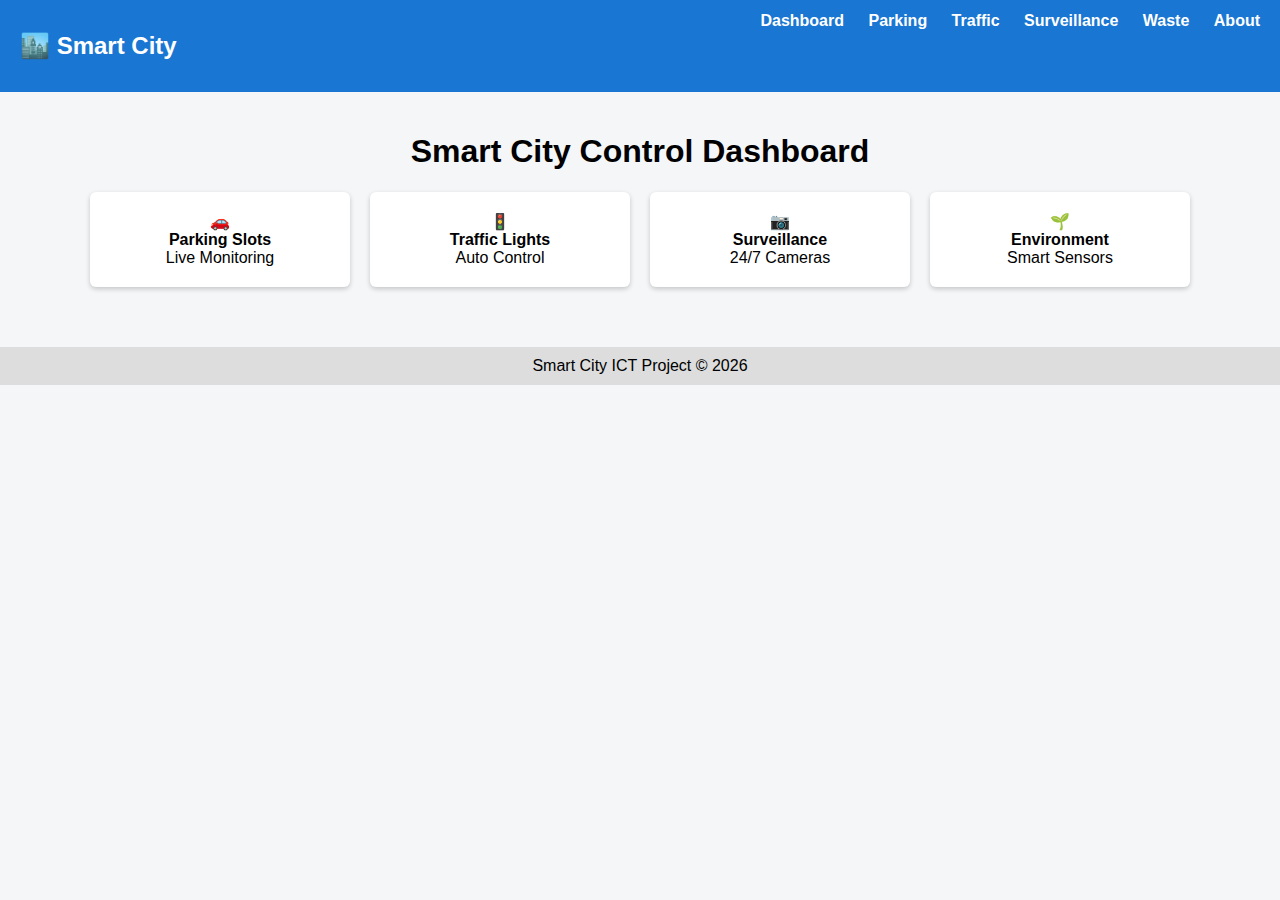
<file: index.html>
<!DOCTYPE html>
<html lang="en">
<head>
<meta charset="UTF-8">
<title>Dashboard | Smart City</title>
<style>
body { font-family: Arial, sans-serif; background:#f4f6f8; margin:0; }
.navbar { background:#1976d2; padding:12px 20px; display:flex; justify-content:space-between; color:white; }
.nav-links a { color:white; margin-left:20px; text-decoration:none; font-weight:bold; }
.container { padding:20px; }
.cards { display:flex; gap:20px; justify-content:center; flex-wrap:wrap; }
.card { background:white; width:220px; padding:20px; border-radius:6px; text-align:center; box-shadow:0 2px 5px rgba(0,0,0,0.2); }
footer { margin-top:40px; text-align:center; padding:10px; background:#ddd; }
</style>
</head>

<body>
<div class="navbar">
<h2>🏙️ Smart City</h2>
<div class="nav-links">
<a href="index.html">Dashboard</a>
<a href="parking.html">Parking</a>
<a href="traffic.html">Traffic</a>
<a href="surveillance.html">Surveillance</a>
<a href="waste.html">Waste</a>
<a href="about.html">About</a>
</div>
</div>

<div class="container">
<h1 style="text-align:center;">Smart City Control Dashboard</h1>

<div class="cards">
<div class="card">🚗<br><b>Parking Slots</b><br>Live Monitoring</div>
<div class="card">🚦<br><b>Traffic Lights</b><br>Auto Control</div>
<div class="card">📷<br><b>Surveillance</b><br>24/7 Cameras</div>
<div class="card">🌱<br><b>Environment</b><br>Smart Sensors</div>
</div>
</div>

<footer>Smart City ICT Project © 2026</footer>
</body>
</html>
</file>
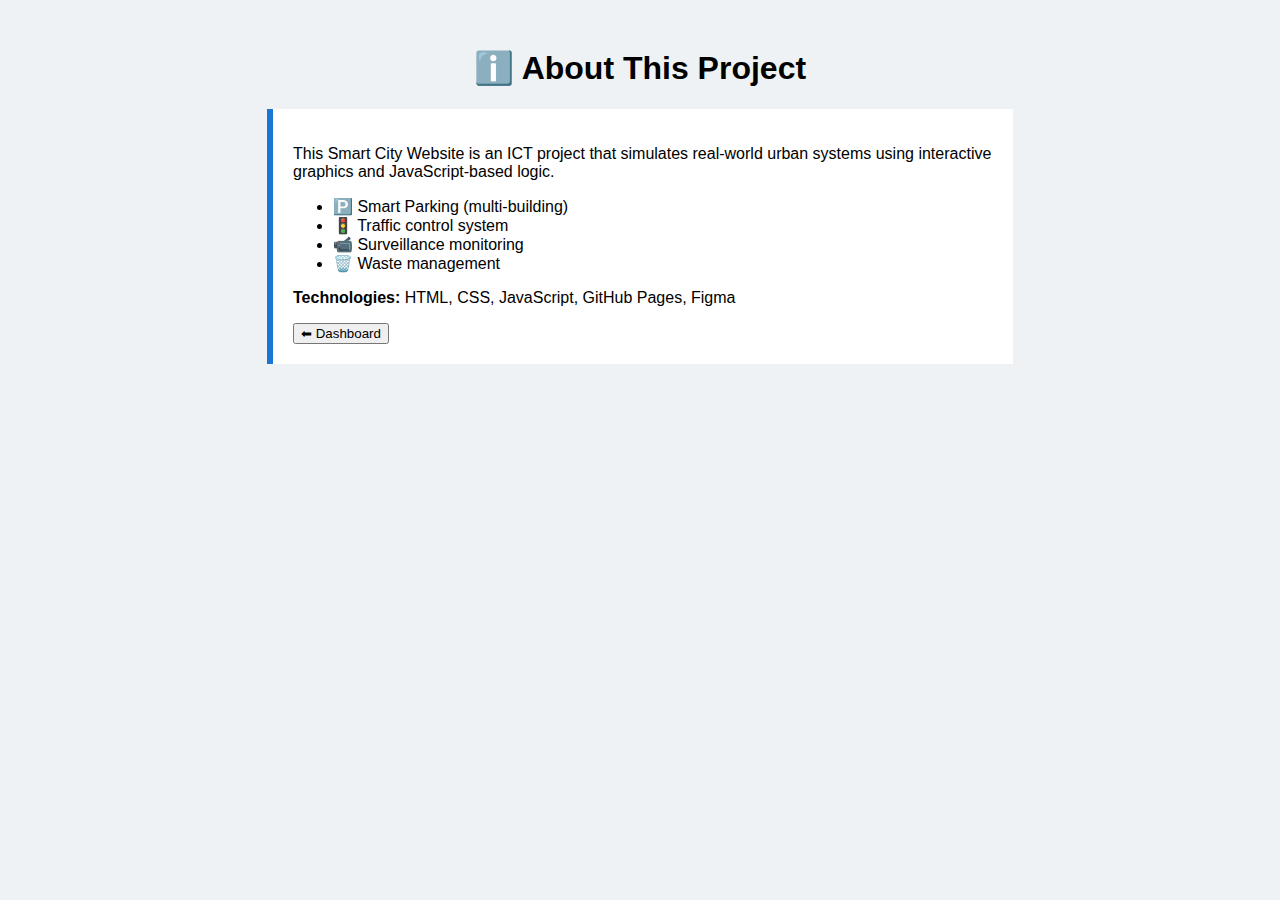
<file: about.html>
<!DOCTYPE html>
<html lang="en">
<head>
<meta charset="UTF-8">
<title>About Smart City</title>
<style>
body {
    font-family: Arial;
    background: #eef2f5;
    padding: 20px;
}
.card {
    max-width: 700px;
    margin: auto;
    background: white;
    padding: 20px;
    border-left: 6px solid #1976d2;
}
</style>
</head>
<body>

<h1 style="text-align:center;">ℹ️ About This Project</h1>

<div class="card">
<p>
This Smart City Website is an ICT project that simulates real-world urban
systems using interactive graphics and JavaScript-based logic.
</p>

<ul>
<li>🅿️ Smart Parking (multi-building)</li>
<li>🚦 Traffic control system</li>
<li>📹 Surveillance monitoring</li>
<li>🗑️ Waste management</li>
</ul>

<p><b>Technologies:</b> HTML, CSS, JavaScript, GitHub Pages, Figma</p>

<button onclick="go()">⬅ Dashboard</button>
</div>

<script>
function go() {
    window.location.href = "index.html";
}
</script>

</body>
</html>
</file>
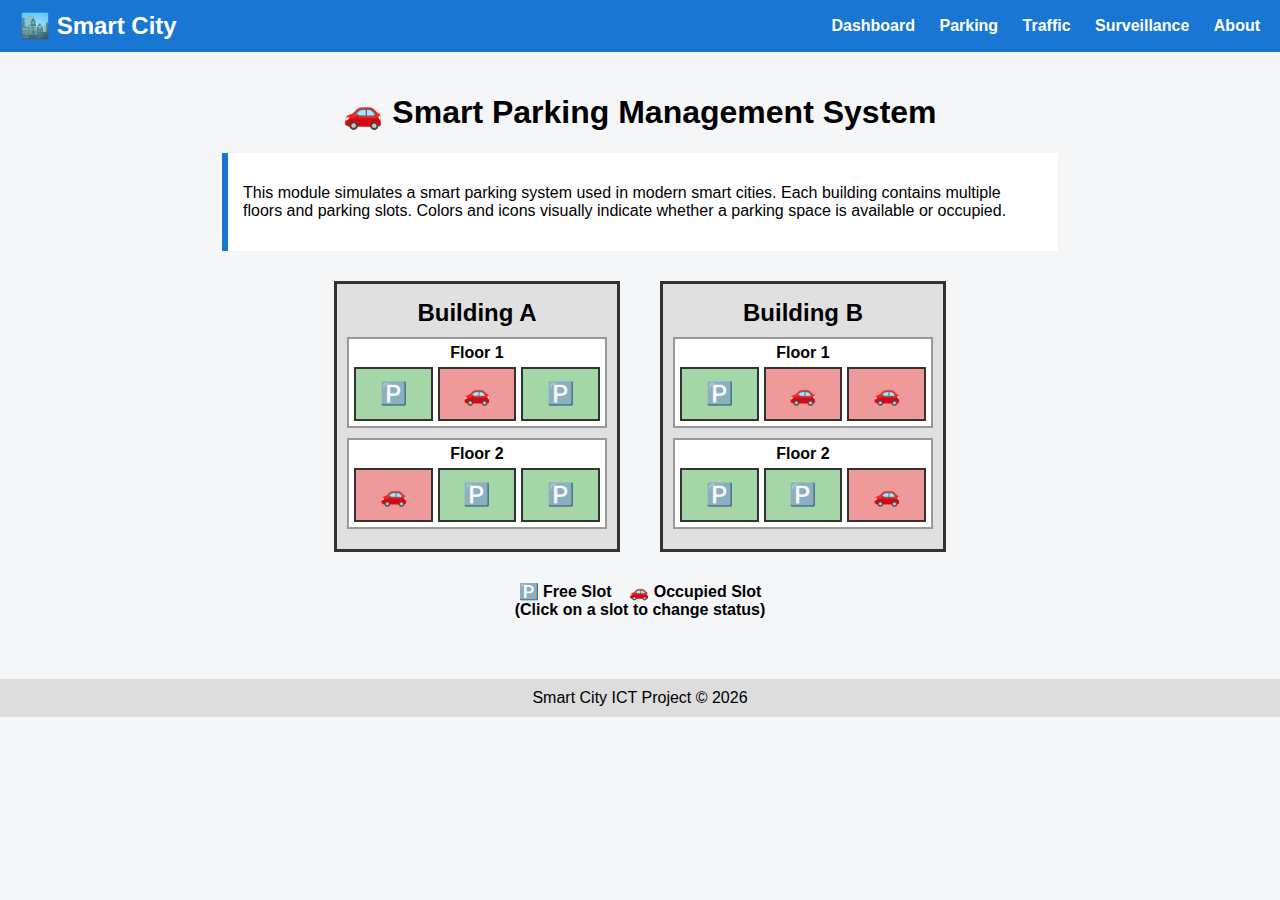
<file: parking.html>
<!DOCTYPE html>
<html lang="en">
<head>
    <meta charset="UTF-8">
    <title>Smart Parking | Smart City</title>

    <style>
        body {
            font-family: Arial, sans-serif;
            background: #f4f6f8;
            margin: 0;
        }

        /* ---------- NAVBAR ---------- */
        .navbar {
            background: #1976d2;
            padding: 12px 20px;
            display: flex;
            justify-content: space-between;
            align-items: center;
            color: white;
        }

        .navbar h2 {
            margin: 0;
        }

        .nav-links a {
            color: white;
            margin-left: 20px;
            text-decoration: none;
            font-weight: bold;
        }

        .nav-links a:hover {
            text-decoration: underline;
        }

        /* ---------- CONTENT ---------- */
        .container {
            padding: 20px;
        }

        h1 {
            text-align: center;
        }

        .description {
            max-width: 800px;
            margin: 20px auto;
            background: white;
            padding: 15px;
            border-left: 6px solid #1976d2;
        }

        .city {
            display: flex;
            justify-content: center;
            gap: 40px;
            margin-top: 30px;
            flex-wrap: wrap;
        }

        .building {
            background: #e0e0e0;
            border: 3px solid #333;
            width: 260px;
            padding: 10px;
        }

        .building h2 {
            text-align: center;
            margin: 5px 0 10px;
        }

        .floor {
            background: #ffffff;
            border: 2px solid #999;
            margin-bottom: 10px;
            padding: 5px;
        }

        .floor-title {
            font-weight: bold;
            margin-bottom: 5px;
            text-align: center;
        }

        .slots {
            display: grid;
            grid-template-columns: repeat(3, 1fr);
            gap: 5px;
        }

        .slot {
            height: 50px;
            border: 2px solid #333;
            display: flex;
            align-items: center;
            justify-content: center;
            font-size: 22px;
            cursor: pointer;
        }

        .free {
            background-color: #a5d6a7;
        }

        .occupied {
            background-color: #ef9a9a;
        }

        .legend {
            margin-top: 30px;
            text-align: center;
            font-weight: bold;
        }

        footer {
            margin-top: 40px;
            text-align: center;
            padding: 10px;
            background: #ddd;
        }
    </style>
</head>
<body>

<!-- NAVBAR -->
<div class="navbar">
    <h2>🏙️ Smart City</h2>
    <div class="nav-links">
        <a href="index.html">Dashboard</a>
        <a href="parking.html">Parking</a>
        <a href="traffic.html">Traffic</a>
        <a href="surveillance.html">Surveillance</a>
        <a href="about.html">About</a>
    </div>
</div>

<div class="container">

<h1>🚗 Smart Parking Management System</h1>

<div class="description">
    <p>
        This module simulates a smart parking system used in modern smart cities.
        Each building contains multiple floors and parking slots. Colors and icons
        visually indicate whether a parking space is available or occupied.
    </p>
</div>

<div class="city">

    <!-- Building A -->
    <div class="building">
        <h2>Building A</h2>

        <div class="floor">
            <div class="floor-title">Floor 1</div>
            <div class="slots">
                <div class="slot free">🅿️</div>
                <div class="slot occupied">🚗</div>
                <div class="slot free">🅿️</div>
            </div>
        </div>

        <div class="floor">
            <div class="floor-title">Floor 2</div>
            <div class="slots">
                <div class="slot occupied">🚗</div>
                <div class="slot free">🅿️</div>
                <div class="slot free">🅿️</div>
            </div>
        </div>
    </div>

    <!-- Building B -->
    <div class="building">
        <h2>Building B</h2>

        <div class="floor">
            <div class="floor-title">Floor 1</div>
            <div class="slots">
                <div class="slot free">🅿️</div>
                <div class="slot occupied">🚗</div>
                <div class="slot occupied">🚗</div>
            </div>
        </div>

        <div class="floor">
            <div class="floor-title">Floor 2</div>
            <div class="slots">
                <div class="slot free">🅿️</div>
                <div class="slot free">🅿️</div>
                <div class="slot occupied">🚗</div>
            </div>
        </div>
    </div>

</div>

<div class="legend">
    🅿️ Free Slot &nbsp;&nbsp; 🚗 Occupied Slot <br>
    (Click on a slot to change status)
</div>

</div>

<footer>
    Smart City ICT Project © 2026
</footer>

<script>
    const slots = document.querySelectorAll(".slot");

    slots.forEach(slot => {
        slot.addEventListener("click", () => {
            if (slot.classList.contains("free")) {
                slot.classList.remove("free");
                slot.classList.add("occupied");
                slot.textContent = "🚗";
            } else {
                slot.classList.remove("occupied");
                slot.classList.add("free");
                slot.textContent = "🅿️";
            }
        });
    });
</script>

</body>
</html>
</file>
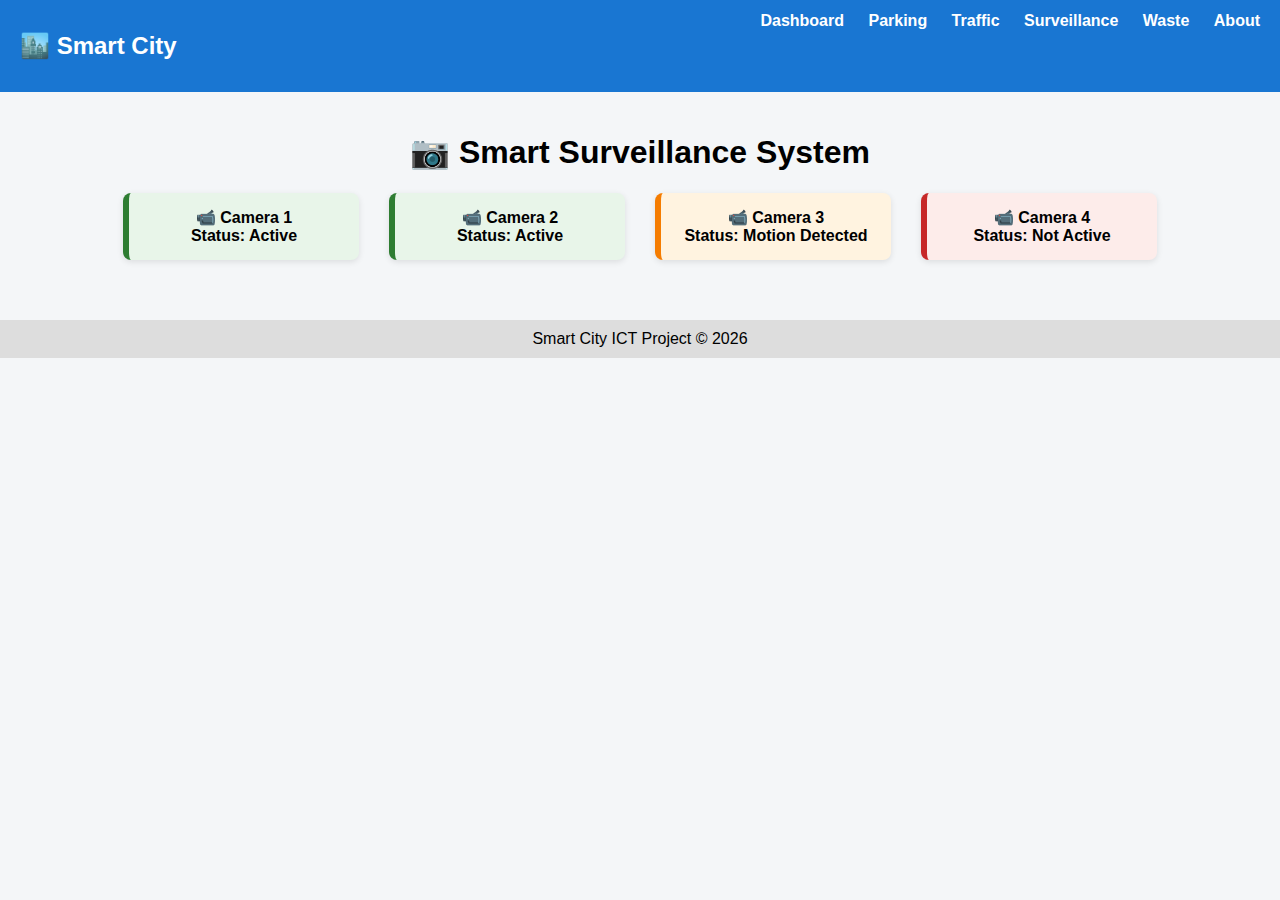
<file: surveillance.html>
<!DOCTYPE html>
<html lang="en">
<head>
<meta charset="UTF-8">
<title>Surveillance | Smart City</title>
<style>
body { font-family:Arial; background:#f4f6f8; margin:0; }
.navbar { background:#1976d2; padding:12px 20px; display:flex; justify-content:space-between; color:white; }
.nav-links a { color:white; margin-left:20px; text-decoration:none; font-weight:bold; }
.container { padding:20px; text-align:center; }
.cameras { display:flex; justify-content:center; gap:30px; flex-wrap:wrap; }
.camera { background:white; width:200px; padding:15px; border-radius:6px; }
footer { margin-top:40px; text-align:center; padding:10px; background:#ddd; }
.camera {
    text-decoration: none;
    color: black;
    background: white;
    width: 200px;
    padding: 15px;
    border-radius: 8px;
    cursor: pointer;
    transition: 0.2s ease;
    box-shadow: 0 2px 6px rgba(0,0,0,0.1);
    text-align: center;
    font-weight: bold;
}
/* Hover effect */
.camera:hover {
    transform: scale(1.05);
}
.camera:active {
    transform: scale(0.97);
}
/* Status styles */
.active {
    border-left: 6px solid #2e7d32;
    background: #e8f5e9;
}
.motion {
    border-left: 6px solid #f57c00;
    background: #fff3e0;
}
.inactive {
    border-left: 6px solid #c62828;
    background: #fdecea;
}
</style>
</head>

<body>
<div class="navbar">
<h2>🏙️ Smart City</h2>
<div class="nav-links">
<a href="index.html">Dashboard</a>
<a href="parking.html">Parking</a>
<a href="traffic.html">Traffic</a>
<a href="surveillance.html">Surveillance</a>
<a href="waste.html">Waste</a>
<a href="about.html">About</a>
</div>
</div>

<div class="container">
<h1>📷 Smart Surveillance System</h1>
<div class="cameras">
    <a href="camera-active.html" class="camera active">
        📹 Camera 1<br>Status: Active
    </a>
    <a href="camera-active.html" class="camera active">
        📹 Camera 2<br>Status: Active
    </a>
    <a href="camera-motion.html" class="camera motion">
        📹 Camera 3<br>Status: Motion Detected
    </a>
    <a href="camera-inactive.html" class="camera inactive">
        📹 Camera 4<br>Status: Not Active
    </a>
</div>
</div>
</div>

<footer>Smart City ICT Project © 2026</footer>
</body>
</html>
</file>
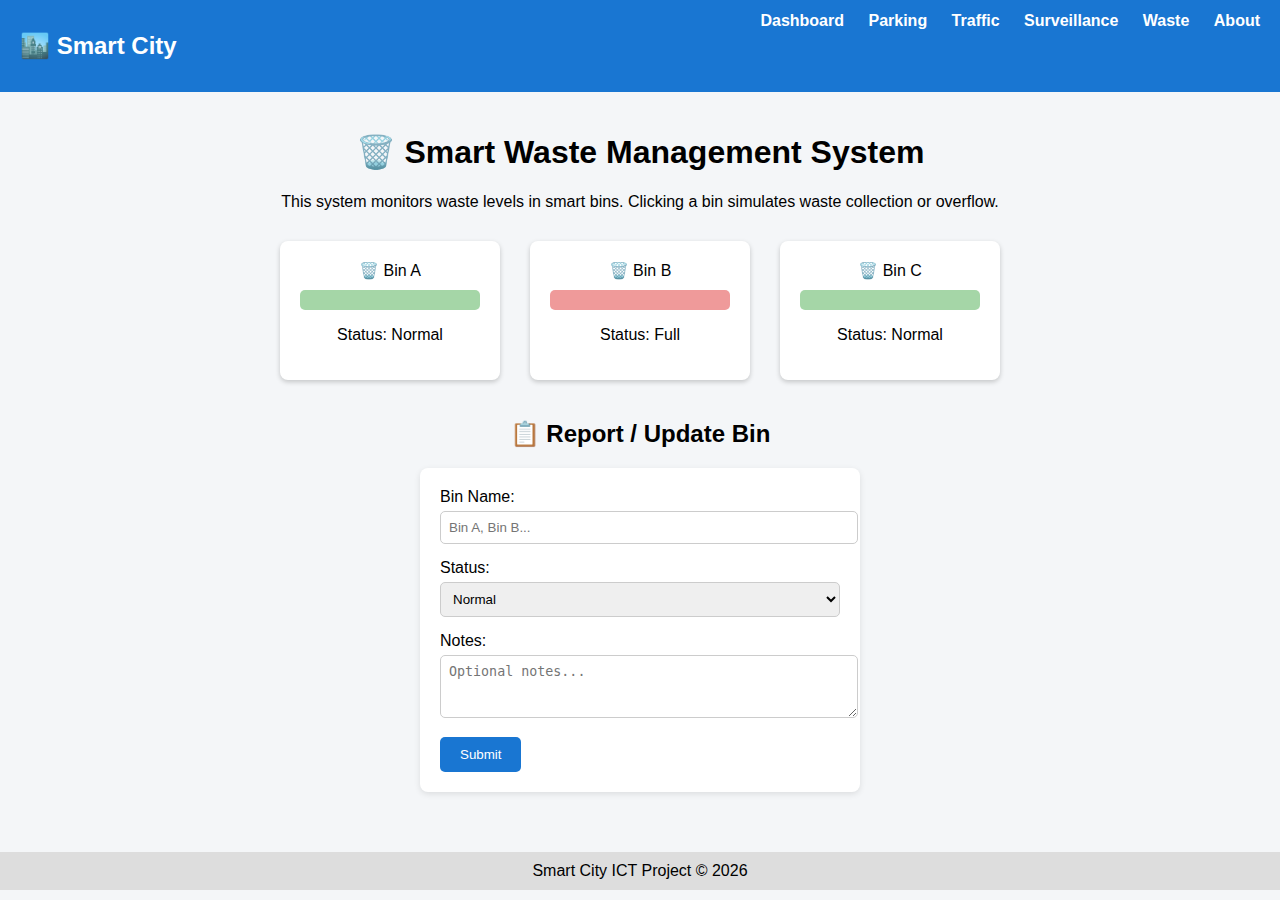
<file: waste.html>
<!DOCTYPE html>
<html lang="en">
<head>
<meta charset="UTF-8">
<title>Smart Waste | Smart City</title>

<style>
body {
    font-family: Arial, sans-serif;
    background: #f4f6f8;
    margin: 0;
}

/* NAVBAR */
.navbar {
    background: #1976d2;
    padding: 12px 20px;
    display: flex;
    justify-content: space-between;
    color: white;
}

.nav-links a {
    color: white;
    margin-left: 20px;
    text-decoration: none;
    font-weight: bold;
}

/* CONTENT */
.container {
    padding: 20px;
    text-align: center;
}

.bins {
    display: flex;
    justify-content: center;
    gap: 30px;
    flex-wrap: wrap;
    margin-top: 30px;
}

.bin {
    background: white;
    width: 180px;
    padding: 20px;
    border-radius: 8px;
    cursor: pointer;
    box-shadow: 0 2px 5px rgba(0,0,0,0.2);
}

.level {
    height: 20px;
    margin-top: 10px;
    background: #a5d6a7;
    border-radius: 5px;
}

.full {
    background: #ef9a9a;
}

footer {
    margin-top: 40px;
    text-align: center;
    padding: 10px;
    background: #ddd;
}
</style>
</head>

<body>

<div class="navbar">
<h2>🏙️ Smart City</h2>
<div class="nav-links">
<a href="index.html">Dashboard</a>
<a href="parking.html">Parking</a>
<a href="traffic.html">Traffic</a>
<a href="surveillance.html">Surveillance</a>
<a href="waste.html">Waste</a>
<a href="about.html">About</a>
</div>
</div>

<div class="container">
<h1>🗑️ Smart Waste Management System</h1>

<p>
This system monitors waste levels in smart bins. Clicking a bin simulates
waste collection or overflow.
</p>

<div class="bins">
    <div class="bin" onclick="toggleBin(this)">
        🗑️ Bin A
        <div class="level"></div>
        <p>Status: Normal</p>
    </div>

    <div class="bin" onclick="toggleBin(this)">
        🗑️ Bin B
        <div class="level full"></div>
        <p>Status: Full</p>
    </div>

    <div class="bin" onclick="toggleBin(this)">
        🗑️ Bin C
        <div class="level"></div>
        <p>Status: Normal</p>
    </div>
</div>
    <h2 style="margin-top:40px;">📋 Report / Update Bin</h2>
<form style="max-width:400px; margin: 0 auto; text-align:left; background:#fff; padding:20px; border-radius:8px; box-shadow:0 2px 6px rgba(0,0,0,0.1);">
    <label for="binName">Bin Name:</label><br>
    <input type="text" id="binName" name="binName" placeholder="Bin A, Bin B..." style="width:100%; padding:8px; margin:5px 0 15px 0; border-radius:5px; border:1px solid #ccc;"><br>

    <label for="status">Status:</label><br>
    <select id="status" name="status" style="width:100%; padding:8px; margin:5px 0 15px 0; border-radius:5px; border:1px solid #ccc;">
        <option value="Normal">Normal</option>
        <option value="Full">Full</option>
        <option value="Emptied">Emptied</option>
    </select><br>

    <label for="notes">Notes:</label><br>
    <textarea id="notes" name="notes" rows="3" placeholder="Optional notes..." style="width:100%; padding:8px; margin:5px 0 15px 0; border-radius:5px; border:1px solid #ccc;"></textarea><br>

    <button type="submit" style="background:#1976d2; color:white; padding:10px 20px; border:none; border-radius:5px; cursor:pointer;">Submit</button>
</form>
</div>

<footer>
Smart City ICT Project © 2026
</footer>

<script>
function toggleBin(bin) {
    const level = bin.querySelector(".level");
    const text = bin.querySelector("p");

    if (level.classList.contains("full")) {
        level.classList.remove("full");
        text.textContent = "Status: Emptied";
    } else {
        level.classList.add("full");
        text.textContent = "Status: Full";
    }
}
</script>

</body>
</html>
</file>
